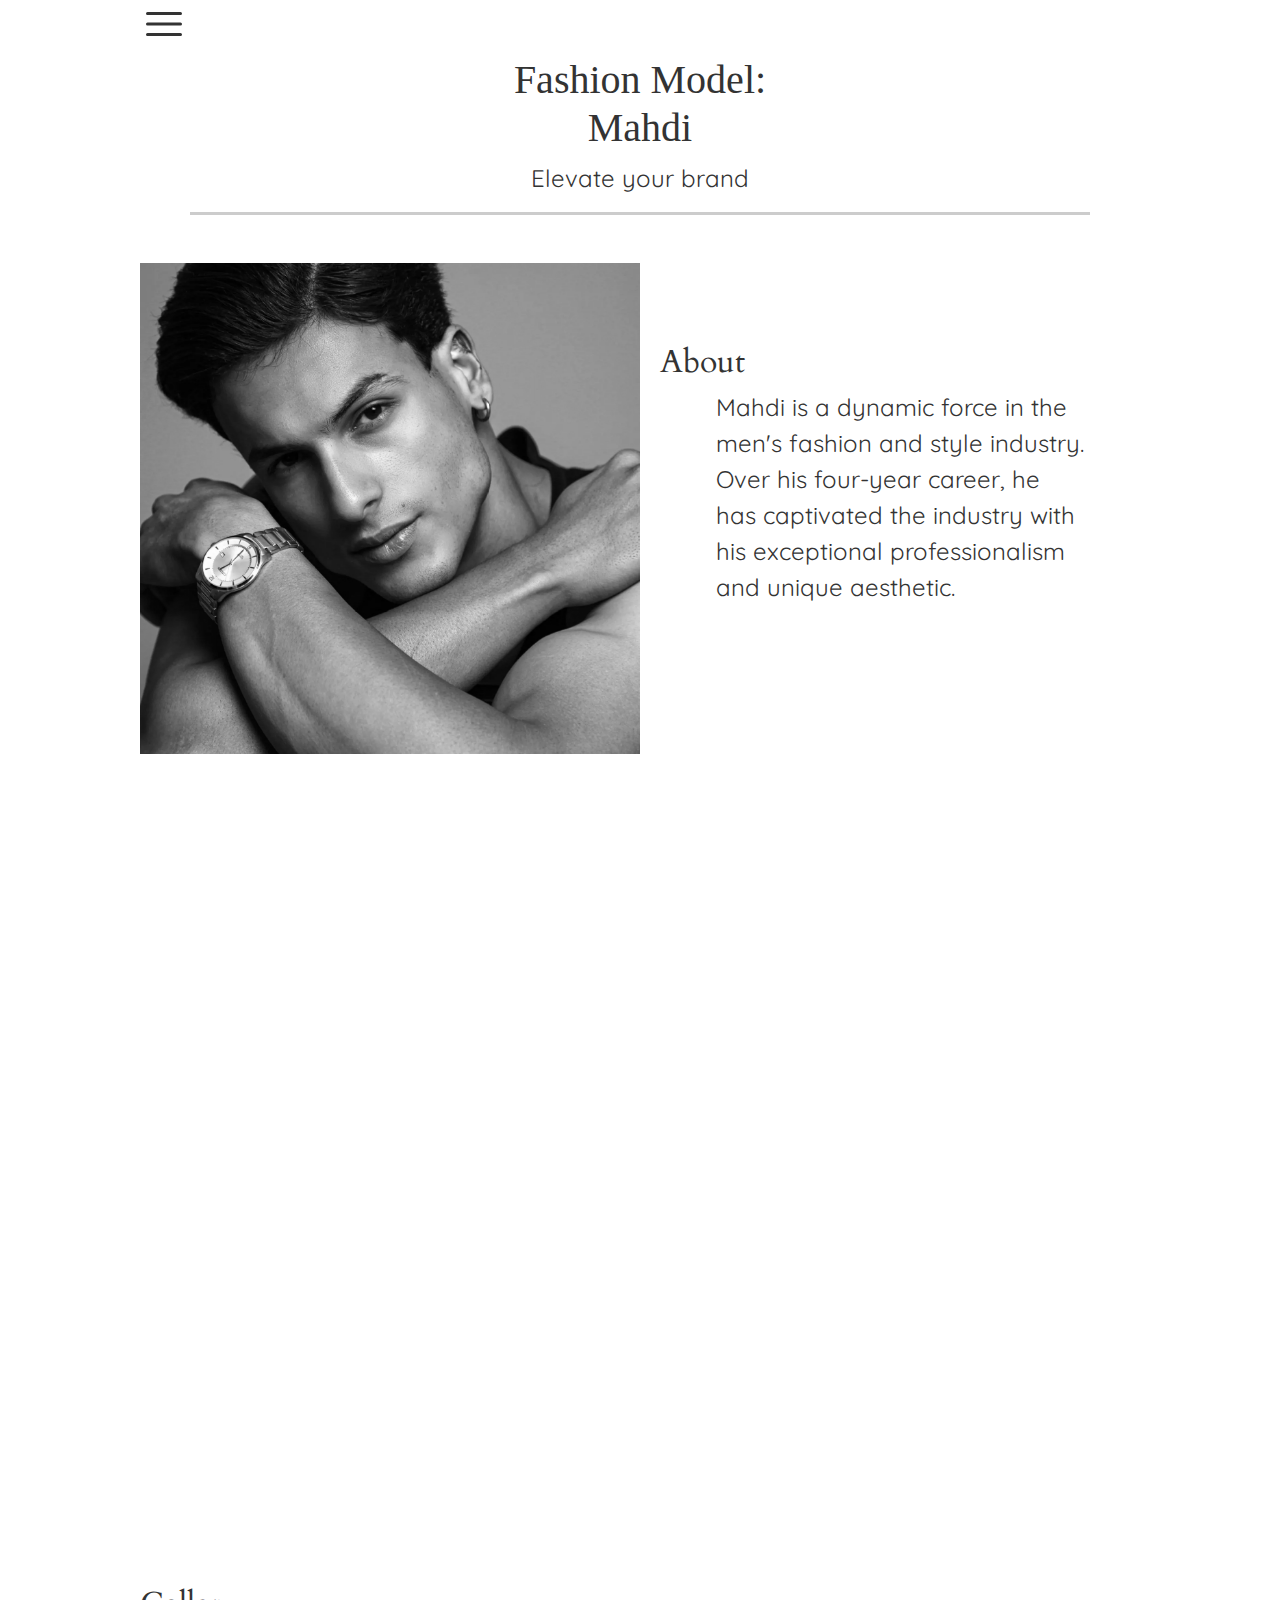
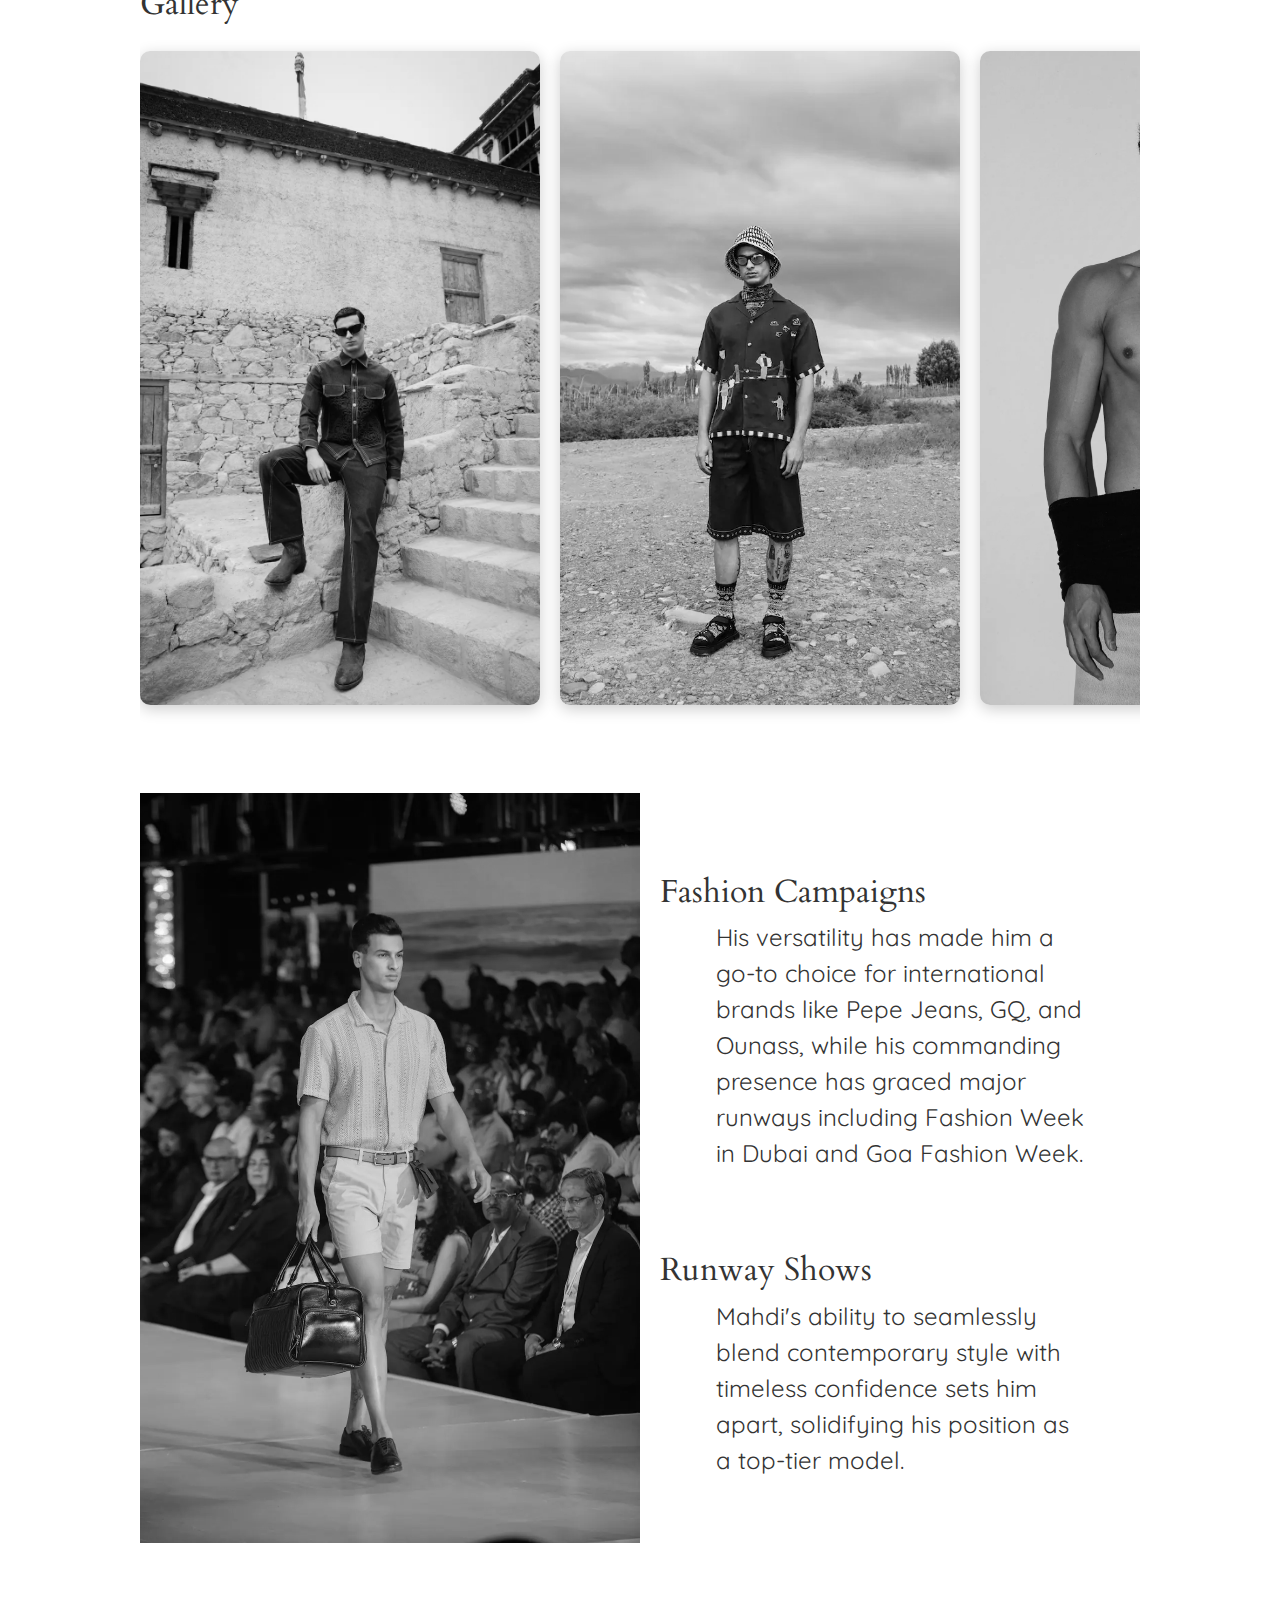
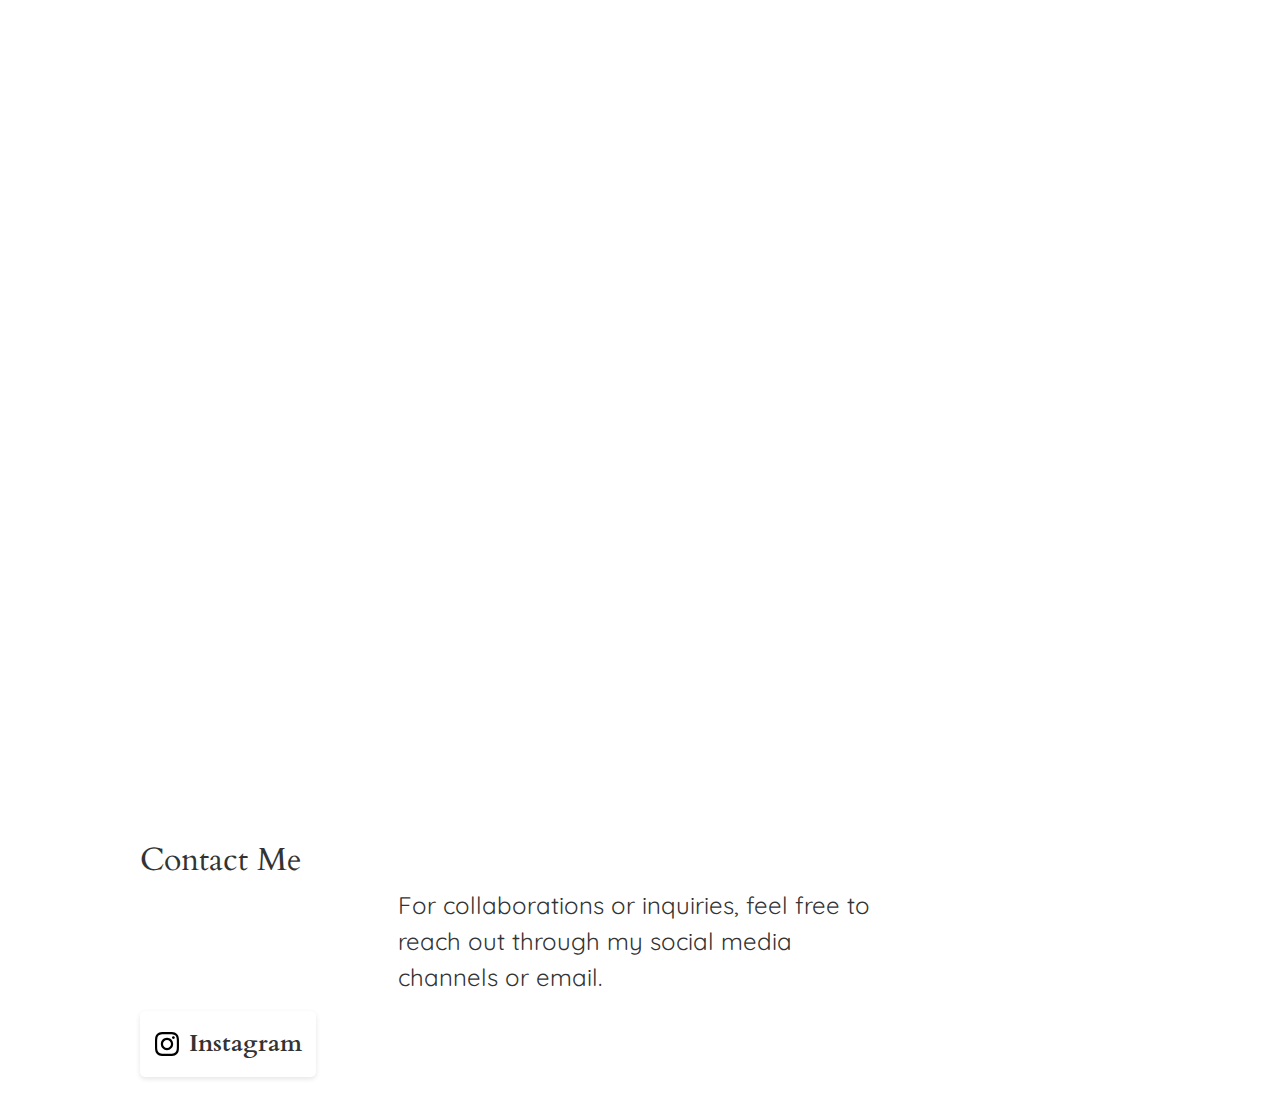
<file: index.html>
<!DOCTYPE html>
<html lang="en">
  <head>
    <meta charset="UTF-8" />
    <meta name="viewport" content="width=device-width, initial-scale=1.0" />
    <title>Model Mahdi</title>
    <link
      href="https://cdn.jsdelivr.net/npm/bootstrap@5.3.2/dist/css/bootstrap.min.css"
      rel="stylesheet"
    />
    <link rel="stylesheet" href="css/style.css" />
    <link rel="preconnect" href="https://fonts.googleapis.com" />
    <link rel="preconnect" href="https://fonts.gstatic.com" crossorigin />
    <link
      href="https://fonts.googleapis.com/css2?family=Bungee+Shade&family=Bungee+Tint&family=Cherry+Bomb+One&family=Coral+Pixels&family=Covered+By+Your+Grace&family=Doto:wght@100..900&family=El+Messiri:wght@400..700&family=Fredericka+the+Great&family=Honk&family=Inconsolata:wght@200..900&family=Inter:ital,opsz,wght@0,14..32,100..900;1,14..32,100..900&family=Kalnia+Glaze:wght@100..700&family=Lalezar&family=Lato:ital,wght@0,100;0,300;0,400;0,700;0,900;1,100;1,300;1,400;1,700;1,900&family=Mansalva&family=Mr+Dafoe&family=Mrs+Saint+Delafield&family=Mrs+Sheppards&family=Neonderthaw&family=Oswald:wght@200..700&family=Reenie+Beanie&family=Roboto:ital,wght@0,100;0,300;0,400;0,500;0,700;0,900;1,100;1,300;1,400;1,500;1,700;1,900&family=Share+Tech+Mono&family=Shrikhand&family=Silkscreen:wght@400;700&family=Sixtyfour+Convergence&family=Space+Mono:ital,wght@0,400;0,700;1,400;1,700&family=Sue+Ellen+Francisco&family=Vazirmatn&family=Zen+Kaku+Gothic+Antique&display=swap"
      rel="stylesheet"
    />
    <link rel="preconnect" href="https://fonts.googleapis.com" />
    <link rel="preconnect" href="https://fonts.gstatic.com" crossorigin />
    <link
      href="https://fonts.googleapis.com/css2?family=Bungee+Shade&family=Bungee+Tint&family=Cardo:ital,wght@0,400;0,700;1,400&family=Cherry+Bomb+One&family=Coral+Pixels&family=Covered+By+Your+Grace&family=Doto:wght@100..900&family=El+Messiri:wght@400..700&family=Fredericka+the+Great&family=Honk&family=Inconsolata:wght@200..900&family=Inter:ital,opsz,wght@0,14..32,100..900;1,14..32,100..900&family=Kalnia+Glaze:wght@100..700&family=Lalezar&family=Lato:ital,wght@0,100;0,300;0,400;0,700;0,900;1,100;1,300;1,400;1,700;1,900&family=Mansalva&family=Mr+Dafoe&family=Mrs+Saint+Delafield&family=Mrs+Sheppards&family=Neonderthaw&family=Oswald:wght@200..700&family=Reenie+Beanie&family=Roboto:ital,wght@0,100;0,300;0,400;0,500;0,700;0,900;1,100;1,300;1,400;1,500;1,700;1,900&family=Share+Tech+Mono&family=Shrikhand&family=Silkscreen:wght@400;700&family=Sixtyfour+Convergence&family=Space+Mono:ital,wght@0,400;0,700;1,400;1,700&family=Sue+Ellen+Francisco&family=Vazirmatn&family=Zen+Kaku+Gothic+Antique&display=swap"
      rel="stylesheet"
    />
    <link rel="preconnect" href="https://fonts.googleapis.com" />
    <link rel="preconnect" href="https://fonts.gstatic.com" crossorigin />
    <link
      href="https://fonts.googleapis.com/css2?family=Bungee+Shade&family=Bungee+Tint&family=Cardo:ital,wght@0,400;0,700;1,400&family=Cherry+Bomb+One&family=Coral+Pixels&family=Covered+By+Your+Grace&family=Doto:wght@100..900&family=El+Messiri:wght@400..700&family=Fredericka+the+Great&family=Honk&family=Inconsolata:wght@200..900&family=Inter:ital,opsz,wght@0,14..32,100..900;1,14..32,100..900&family=Kalnia+Glaze:wght@100..700&family=Lalezar&family=Lato:ital,wght@0,100;0,300;0,400;0,700;0,900;1,100;1,300;1,400;1,700;1,900&family=Mansalva&family=Mr+Dafoe&family=Mrs+Saint+Delafield&family=Mrs+Sheppards&family=Neonderthaw&family=Oswald:wght@200..700&family=Quicksand:wght@300..700&family=Reenie+Beanie&family=Roboto:ital,wght@0,100;0,300;0,400;0,500;0,700;0,900;1,100;1,300;1,400;1,500;1,700;1,900&family=Share+Tech+Mono&family=Shrikhand&family=Silkscreen:wght@400;700&family=Sixtyfour+Convergence&family=Space+Mono:ital,wght@0,400;0,700;1,400;1,700&family=Sue+Ellen+Francisco&family=Vazirmatn&family=Zen+Kaku+Gothic+Antique&display=swap"
      rel="stylesheet"
    />
  </head>
  <body>
    <div class="container">
      <header>
        <nav>
          <div class="dropdown">
            <svg
              xmlns="http://www.w3.org/2000/svg"
              fill="none"
              viewBox="0 0 24 24"
              stroke-width="1.5"
              stroke="currentColor"
              class="dropbtn"
            >
              <path
                stroke-linecap="round"
                stroke-linejoin="round"
                d="M3.75 6.75h16.5M3.75 12h16.5m-16.5 5.25h16.5"
              />
            </svg>
            <ul class="dropdown-content">
              <li><a href="#about">About</a></li>
              <li><a href="#gallery">Gallery</a></li>
              <li><a href="#stats">Stats </a></li>
              <li><a href="#contact">Contact</a></li>
            </ul>
          </div>

          <div class="box">
            <img
              src="images/533622dd-c1c7-467b-bd85-da521fa4f9be.webp"
              alt="avatar"
            />
          </div>
        </nav>
        <div class="title">
          <h1>
            Fashion Model:<br />
            Mahdi
          </h1>
          <p>Elevate your brand</p>
        </div>
      </header>
      <hr />

      <section class="about fade-in" id="about">
        <img
          class="img-3"
          src="images/e6e02bba-3757-4389-b4ae-da2aa98ecc21 (1).webp"
          alt=""
        />
        <div class="mrl">
          <h2>About</h2>
          <p>
            Mahdi is a dynamic force in the men's fashion and style industry.
            Over his four-year career, he has captivated the industry with his
            exceptional professionalism and unique aesthetic.
          </p>
        </div>
      </section>
      <section class="fade-in flex" id="stats">
        <div class="stat-list">
          <h2>Measurements</h2>
          <hr />
          <ul class="stats">
            <li>Height : 190cm | 6'2"</li>
            <li>Chest : 94cm | 37</li>
            <li>Eye : Dark brown | Hair : Dark brown</li>
            <li>Bottom Size : 32</li>
            <li>Top Size : M</li>
            <li>Shoe : 42/ 8UK</li>
          </ul>
          <button id="read-more-btn" class="read-more-btn">more stats</button>

          <div id="more-info-content">
            <ul class="more-info-list">
              <li>Neck: 39.4 cm | 15.5</li>
              <li>Shoulder: 45.7 cm | 18</li>
              <li>Upper Chest: 101.6 cm | 40</li>
              <li>Lower Chest: 86.4 cm | 34</li>
              <li>Upper Waist: 72.4 cm | 28.5</li>
              <li>Waist: 76.2 cm | 30</li>
              <li>Lower Waist: 88.9 cm | 35</li>
              <li>Hips: 99.1 cm | 39</li>
              <li>Thighs: 55.9 cm | 22</li>
              <li>Knees: 36.8 cm | 14.5</li>
              <li>Ankle: 25.4 cm | 10</li>
              <li>Trouser length: 101.6 cm | 40</li>
              <li>Biceps: 29.2 cm | 11.5</li>
              <li>Elbow: 26.7 cm | 10.5</li>
              <li>Wrist: 16.5 cm | 6.5</li>
              <li>sleeve length: 63.5 cm | 25</li>
            </ul>
          </div>
        </div>

        <img class="img-3" src="images/DSC_0387 (1).webp" alt="" />
      </section>
      <section id="gallery">
        <h2>Gallery</h2>
        <hr />
        <div class="gallery-horizontal-scroll">
          <div class="gallery-item-horizontal">
            <img src="images/0P3A9059 copy (2).webp" alt="Male fashion model" />
          </div>

          <div class="gallery-item-horizontal">
            <img src="images/IMG_9924 copy (2).webp" alt="Male fashion model" />
          </div>
          <div class="gallery-item-horizontal">
            <img src="images/IMG_2829.webp" alt="Male fashion model" />
          </div>
          <div class="gallery-item-horizontal">
            <img src="images/IMG_9897 (1).webp" alt="Male fashion model" />
          </div>
          <div class="gallery-item-horizontal">
            <img src="images/IMG_1938.webp" alt="Male fashion model" />
          </div>
          <div class="gallery-item-horizontal">
            <img src="images/IMG_2828.webp" alt="Male fashion model" />
          </div>
          <div class="gallery-item-horizontal">
            <img src="images/IMG_2833.webp" alt="Male fashion model" />
          </div>

          <div class="gallery-item-horizontal">
            <img src="images/IMG_9876.webp" alt="Male fashion model" />
          </div>
          <div class="gallery-item-horizontal">
            <img src="images/IMG_9792 (1).webp" alt="Male fashion model" />
          </div>
          <div class="gallery-item-horizontal">
            <img src="images/IMG_9720 (1).webp" alt="Male fashion model" />
          </div>
          <div class="gallery-item-horizontal">
            <img
              src="images/b36f8d69-34f3-4b7e-a0e4-3bc211ef0a17.webp"
              alt="Male fashion model"
            />
          </div>
          <div class="gallery-item-horizontal">
            <img src="images/IMG_2398.webp" alt="Male fashion model" />
          </div>
        </div>
      </section>

      <section class="flex">
        <img class="scr img-3" src="images/IMG_5452.webp" alt="" />

        <div class="mrl">
          <h2>Fashion Campaigns</h2>
          <hr />
          <p>
            His versatility has made him a go-to choice for international brands
            like Pepe Jeans, GQ, and Ounass, while his commanding presence has
            graced major runways including Fashion Week in Dubai and Goa Fashion
            Week.
          </p>
          <img class="mob img-3" src="images/IMG_5452.webp" alt="" />

          <h2>Runway Shows</h2>
          <hr />
          <p>
            Mahdi's ability to seamlessly blend contemporary style with timeless
            confidence sets him apart, solidifying his position as a top-tier
            model.
          </p>
        </div>
      </section>
      <section class="fade-in flex">
        <div>
          <h2>Global Reach</h2>
          <hr />
          <p>
            With a strong presence in key fashion markets like Dubai and India,
            Mahdi has quickly established a global reach. His experience with
            international brands and participation in worldwide fashion events
            make him a versatile model with a broad professional scope.
          </p>
        </div>

        <img class="img-3" src="images/IMG_2400 (3).webp" alt="" />
      </section>

      <section class="contact" id="contact">
        <h2>Contact Me</h2>
        <hr />
        <p>
          For collaborations or inquiries, feel free to reach out through my
          social media channels or email.
        </p>
        <!-- <form>
          <input type="text" placeholder="name" />
          <input type="text" placeholder="email" />
          <textarea placeholder="message"></textarea>
          <button type="submit">submit</button>
        </form> -->
        <ul class="contact-list">
          <!-- <li>
            <a href="mailto:your-email@example.com">
              <svg
                xmlns="http://www.w3.org/2000/svg"
                width="24"
                height="24"
                viewBox="0 0 24 24"
              >
                <path
                  d="M0 3v18h24v-18h-24zm6.623 7.929l-4.623 5.712v-9.458l4.623 3.746zm-4.141-5.929h19.035l-9.517 7.713-9.518-7.713zm5.694 7.188l3.824 3.099 3.83-3.104 5.612 6.817h-18.779l5.513-6.812zm9.208-1.264l4.616-3.741v9.348l-4.616-5.607z"
                />
              </svg>
              your-email@gmail.com
            </a>
          </li> -->
          <li>
            <a href="https://www.instagram.com/mhdi.b7" target="_blank">
              <svg
                xmlns="http://www.w3.org/2000/svg"
                width="24"
                height="24"
                viewBox="0 0 24 24"
              >
                <path
                  d="M12 2.163c3.204 0 3.584.012 4.85.07 3.252.148 4.771 1.691 4.919 4.919.058 1.265.069 1.645.069 4.849 0 3.205-.012 3.584-.069 4.849-.149 3.225-1.664 4.771-4.919 4.919-1.266.058-1.644.07-4.85.07-3.204 0-3.584-.012-4.849-.07-3.26-.149-4.771-1.699-4.919-4.92-.058-1.265-.07-1.644-.07-4.849 0-3.204.013-3.583.07-4.849.149-3.227 1.664-4.771 4.919-4.919 1.266-.057 1.645-.069 4.849-.069zm0-2.163c-3.259 0-3.667.014-4.947.072-4.358.2-6.78 2.618-6.98 6.98-.059 1.281-.073 1.689-.073 4.948 0 3.259.014 3.668.072 4.948.2 4.358 2.618 6.78 6.98 6.98 1.281.058 1.689.072 4.948.072 3.259 0 3.668-.014 4.948-.072 4.354-.2 6.782-2.618 6.979-6.98.059-1.28.073-1.689.073-4.948 0-3.259-.014-3.667-.072-4.947-.196-4.354-2.617-6.78-6.979-6.98-1.281-.059-1.69-.073-4.949-.073zm0 5.838c-3.403 0-6.162 2.759-6.162 6.162s2.759 6.163 6.162 6.163 6.162-2.759 6.162-6.163c0-3.403-2.759-6.162-6.162-6.162zm0 10.162c-2.209 0-4-1.79-4-4 0-2.209 1.791-4 4-4s4 1.791 4 4c0 2.21-1.791 4-4 4zm6.406-11.845c-.796 0-1.441.645-1.441 1.44s.645 1.44 1.441 1.44c.795 0 1.439-.645 1.439-1.44s-.644-1.44-1.439-1.44z"
                />
              </svg>
              Instagram
            </a>
          </li>
          <!-- <li>
            <a href="https://www.linkedin.com/in/your-profile" target="_blank">
              <svg
                class="contact-icon"
                xmlns="http://www.w3.org/2000/svg"
                viewBox="0 0 24 24"
                fill="currentColor"
              >
                <path
                  d="M19 0h-14c-2.761 0-5 2.239-5 5v14c0 2.761 2.239 5 5 5h14c2.762 0 5-2.239 5-5v-14c0-2.761-2.238-5-5-5zm-11 19h-3v-11h3v11zm-1.5-12.268c-.966 0-1.75-.79-1.75-1.769s.784-1.769 1.75-1.769c.967 0 1.75.79 1.75 1.769s-.783 1.769-1.75 1.769zm13.5 12.268h-3v-5.604c0-3.368-4-3.113-4 0v5.604h-3v-11h3v1.765c1.396-2.586 7-2.777 7 2.476v6.759z"
                />
              </svg>
              لینکدین
            </a>
          </li> -->
        </ul>
      </section>

      <!-- <footer>
        <div class="box">
          <img
            src="images/533622dd-c1c7-467b-bd85-da521fa4f9be.webp"
            alt="avatar"
          />
        </div>
      </footer> -->

      <div class="scroll-to-top" id="scrollToTopBtn">
        <svg
          xmlns="http://www.w3.org/2000/svg"
          fill="none"
          viewBox="0 0 24 24"
          stroke-width="1.5"
          stroke="currentColor"
          class="sttbtn"
        >
          <path
            stroke-linecap="round"
            stroke-linejoin="round"
            d="M4.5 10.5 12 3m0 0 7.5 7.5M12 3v18"
          />
        </svg>
      </div>

      <script src="https://cdn.jsdelivr.net/npm/bootstrap@5.3.2/dist/js/bootstrap.bundle.min.js"></script>
    </div>
    <script src="js/script.js"></script>
  </body>
</html>
</file>
<file: css/style.css>
* {
  margin: 0;
  padding: 0;
  box-sizing: border-box;
}

body {
  font-family: "Cardo", sans-serif;
  line-height: 1.5;
  background-color: #fff;
  color: #333;
  scroll-behavior: smooth;
}
.dropbtn {
  cursor: pointer;
}
.dropdown {
  position: relative;
  display: inline-block;
}
.dropdown-content {
  display: none;
  position: absolute;
  background-color: #f1f1f1;
  min-width: 160px;
  box-shadow: 0px 8px 16px 0px rgba(0, 0, 0, 0.2);
  z-index: 1;
}
.scroll-to-top {
  display: none;
  position: fixed;
  bottom: 20px;
  right: 30px;
  z-index: 99;
  font-size: 18px;
  border: none;
  outline: none;
  background-color: #000;
  color: white;
  cursor: pointer;
  padding: 10px;
  border-radius: 50%;
  transition: background-color 0.3s, transform 0.3s;
  text-decoration: none;
  box-shadow: 0 4px 6px rgba(0, 0, 0, 0.1);
}

.scroll-to-top.show {
  display: block;
}
.scroll-to-top:hover {
  background-color: #000;
  transform: scale(1.1);
}
.sttbtn {
  width: 24px;
  height: 24px;
}
.dropdown-content a {
  color: black;
  padding: 12px 16px;
  text-decoration: none;
  display: block;
}

.dropdown-content a:hover {
  background-color: #dddddd7d;
}
.dropdown:hover .dropdown-content {
  display: block;
}
.stats {
  list-style: none;
  padding: 0;
  margin: 24px 48px;
  font-size: 18px;
  font-family: "Gill Sans", "Gill Sans MT", Calibri, "Trebuchet MS", sans-serif;
}
header nav ul {
  list-style: none;
  text-decoration: none;
}
h2 {
  text-align: center;
  font-family: Cardo;
  margin-top: 24px;
}
hr {
  width: 90%;
  margin-right: auto;
  margin-left: auto;
  height: 3px;
  background-color: #333; /* رنگ خط */
  border: none;
}

header nav svg {
  width: 48px;
  height: 48px;
}
header nav ul li a {
  color: #fff;
  text-decoration: none;
}

section {
  margin-bottom: 42px;
}
.fade-in {
  opacity: 0;
  transform: translateY(20px);
  transition: opacity 1s ease-out, transform 1s ease-out;
}

.fade-in.visible {
  opacity: 1;
  transform: translateY(0);
}

.gallery-horizontal-scroll {
  display: flex;
  flex-wrap: nowrap;
  overflow-x: auto;
  gap: 20px;
  padding: 20px 0;
  -webkit-overflow-scrolling: touch;
  scrollbar-width: none;
  -ms-overflow-style: none;
}
.gallery-horizontal-scroll::-webkit-scrollbar {
  display: none;
}

.gallery-item-horizontal {
  flex: 0 0 auto;
  width: 80%;
  max-width: 600px;
  overflow: hidden;
  border-radius: 10px;
  box-shadow: 0 4px 15px rgba(0, 0, 0, 0.2);
  object-fit: cover;
}

.gallery-item-horizontal img {
  width: 100%;
  height: 100%;
  object-fit: cover;
  filter: grayscale(100%);
  transition: filter 0.2s ease-in-out;
}
.gallery-item-horizontal img:hover {
  filter: none;
}
#more-info-content {
  display: none;
  margin: 12px;
}

#more-info-content.show {
  display: block;
}
.more-info-list {
  list-style: none;
  padding: 0;
  display: grid;
  grid-template-columns: repeat(2, 1fr);
  gap: 15px;
  font-family: "Gill Sans", "Gill Sans MT", Calibri, "Trebuchet MS", sans-serif;
  font-size: 16px;
}
.read-more-btn {
  padding: 6px 8px;
  border: none;
  font-size: 14px;
  color: #000;
  font-family: "Franklin Gothic Medium", "Arial Narrow", Arial, sans-serif;
  margin-bottom: 18px;
}

.contact-list {
  list-style: none;
  padding: 0;
  display: flex;
  flex-direction: column;
  gap: 15px;
  align-items: flex-start;
}

.contact-list li {
  background-color: #fff;
  padding: 15px;
  border-radius: 5px;
  box-shadow: 0 2px 5px rgba(0, 0, 0, 0.1);
}

.contact-list a {
  display: flex;
  align-items: center;
  gap: 10px;
  text-decoration: none;
  color: #333;
  font-weight: bold;
  transition: color 0.3s ease;
}

.contact-list a:hover {
  color: #000;
}

.contact-icon {
  width: 24px;
  height: 24px;
  fill: #333;
  transition: fill 0.3s ease;
}

.contact-list a:hover .contact-icon {
  fill: #000;
}

form input,
form textarea {
  display: block;
  width: 80%;
  margin: 10px auto;
  padding: 10px;
}

form button {
  padding: 10px 20px;
  cursor: pointer;
}

.container {
  width: 99%;
}

section p {
  padding-left: 8px;
  padding-right: 8px;
}
header nav img {
  width: 64px;
  height: auto;
  filter: grayscale(100%);
}
.box {
  display: flex;
  justify-content: center;
}
.title {
  justify-content: center;
  padding-top: 8px;
  margin-left: auto;
  margin-right: auto;
  width: 80%;
  text-align: center;
  font-family: "Times New Roman", Times, serif;
}

.about {
  margin-top: 16px;
}
button {
  margin-top: 10px;
  margin-left: 38px;
  border-radius: 10%;
}

.img-box {
  width: 100%;
  height: 700px;
  overflow: hidden;
}
.img-3 {
  width: 100%;
  height: 100%;
  object-fit: contain;
  will-change: transform;
  filter: grayscale(100%);
  transition: filter 0.2s ease-in-out;
}
.img-3:hover {
  filter: none;
}

figure {
  margin: 12px 18px;
}
.scr {
  display: none;
}
.mob {
  display: block;
}
p {
  width: 80%;
  margin-right: auto;
  margin-left: auto;
  font-family: "Quicksand";
}
footer img {
  width: 64px;
  height: auto;
  filter: grayscale(100%);
  margin-bottom: 50px;
}

@media (min-width: 768px) {
  body {
    font-size: 24px;
  }
  .container {
    width: 80%;
  }
  .img-3 {
    max-width: 50%;
  }
  .scr {
    display: block;
  }
  .mob {
    display: none;
  }
  section {
    margin-top: 68px;
  }
  section#about {
    display: flex;
    margin-top: 48px;
  }
  .more-info-list {
    margin: 10%;
  }
  .stat-list {
    max-width: 50%;
  }
  .mrl {
    margin-left: 2%;
  }
  .flex {
    display: flex;
    justify-content: space-between;
  }
  section hr {
    display: none;
  }

  .box {
    display: none;
  }
  header nav ul {
    display: flex;
    list-style: none;
    padding: 0;
    justify-content: space-between;
  }
  header nav svg {
    margin: 0;
  }
  header nav {
    justify-content: center;
    width: 100%;
    margin-left: auto;
    margin-right: auto;
  }

  .gallery-item-horizontal {
    width: 40%;
  }

  .gallery-item-horizontal img {
    width: 100%;
    height: 100%;
    object-fit: cover;
    transition: transform 0.4s ease-in-out;
    display: block;
  }

  .gallery-item-horizontal img:hover {
    transform: scale(1.05);
  }

  h2 {
    text-align: left;
    margin-top: 80px;
  }
  section#contact p {
    max-width: 50%;
  }
}
</file>
